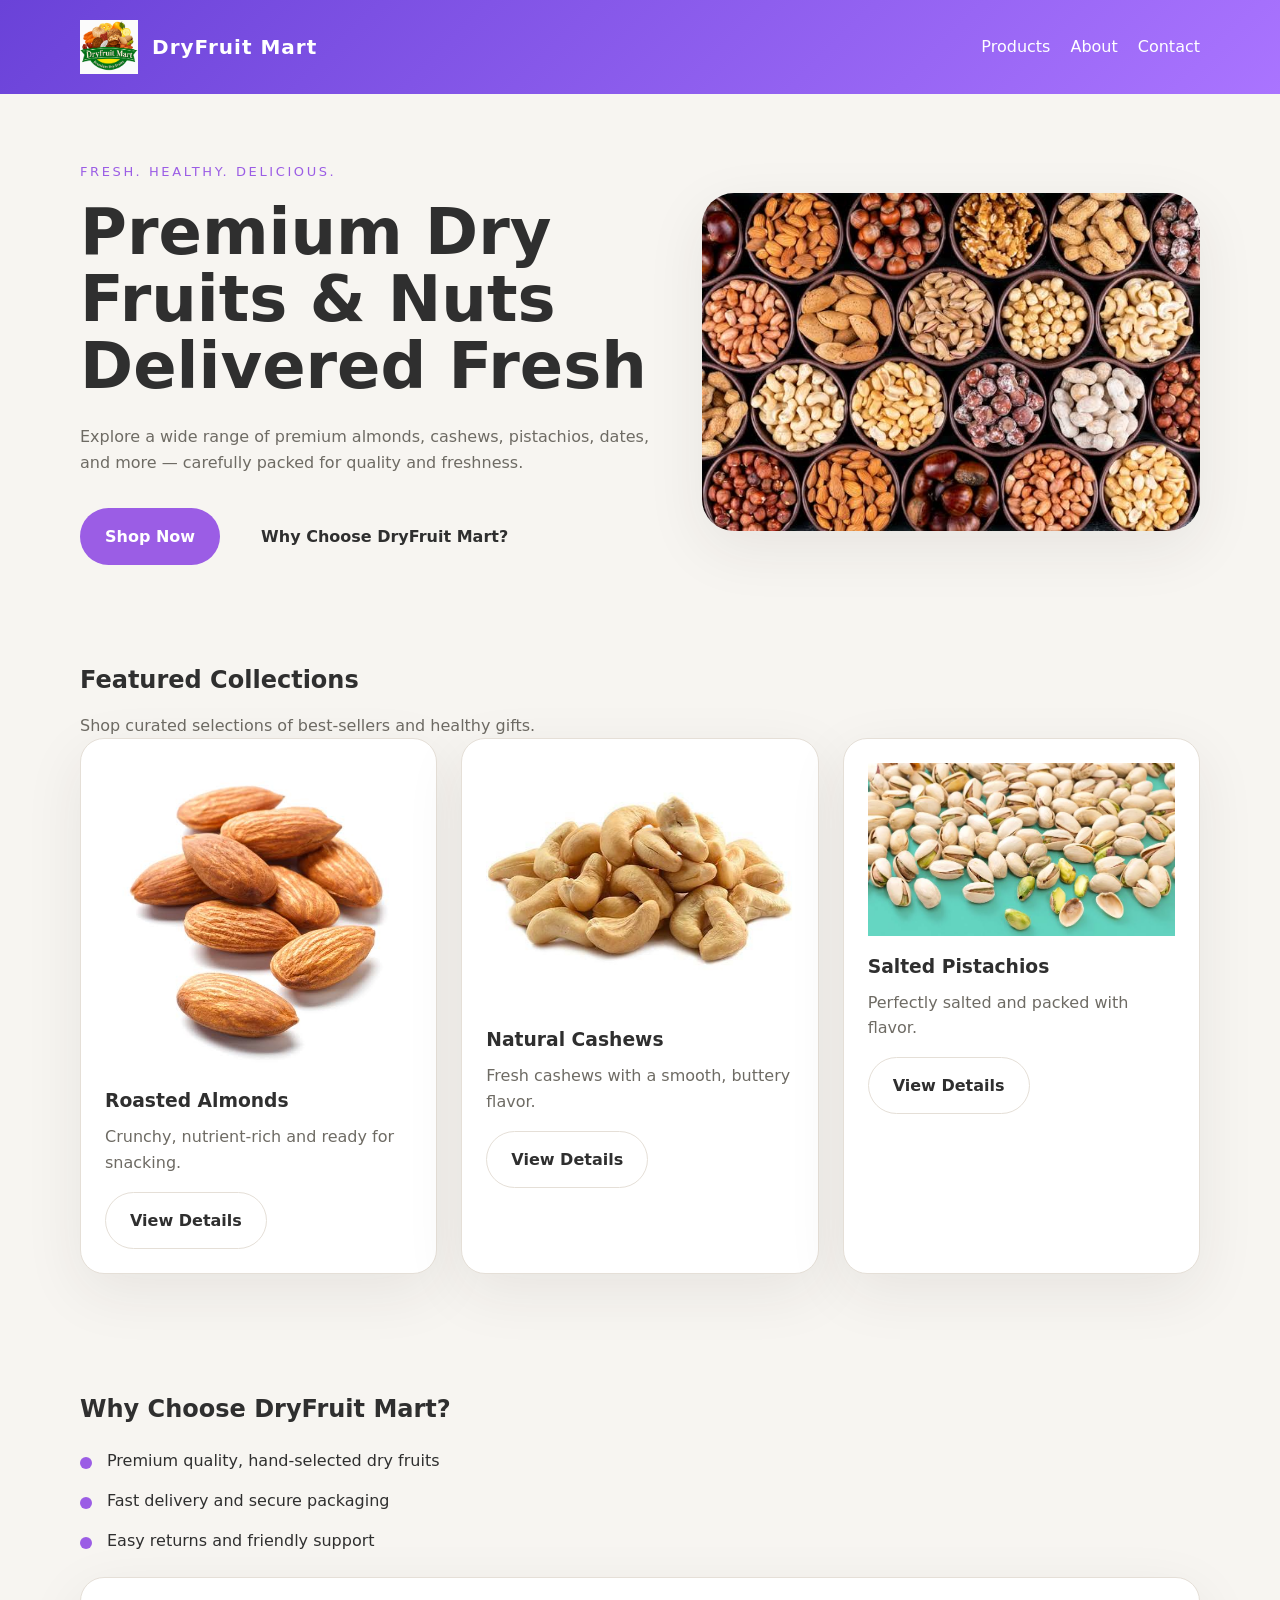
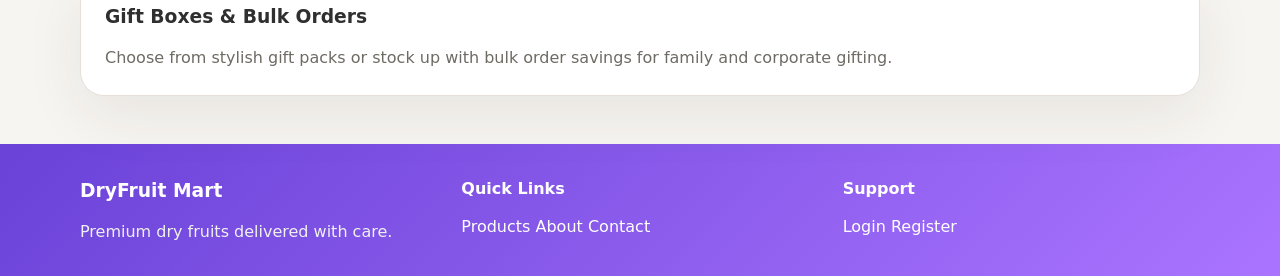
<file: index.html>
<!DOCTYPE html>
<html lang="en">
<head>
  <meta charset="UTF-8" />
  <meta name="viewport" content="width=device-width, initial-scale=1.0" />
  <title>DryFruit Mart | Premium Dry Fruits</title>
  <link rel="stylesheet" href="style.css" />
 <link rel="icon" href="favicon.png">
</head>
<body>
  <a href="style.css"></a>
  <a href="product.html"></a>
  <div class="page-shell">
    <header class="site-header">
      <div class="container header-row">
        <a class="brand" href="index.html">
          <img src="logo.png" alt="DryFruit Mart Logo" />
          DryFruit Mart
        </a>
        <nav class="nav-links">
          <a href="products.html">Products</a>
          <a href="about.html">About</a>
          <a href="contact.html">Contact</a>
        </nav>
      </div>
    </header>

    <main>
      <section class="hero">
        <div class="container hero-grid">
          <div>
            <span class="eyebrow">Fresh. Healthy. Delicious.</span>
            <h1>Premium Dry Fruits &amp; Nuts Delivered Fresh</h1>
            <p>Explore a wide range of premium almonds, cashews, pistachios, dates, and more — carefully packed for quality and freshness.</p>
            <div class="hero-actions">
              <a class="button primary" href="products.html">Shop Now</a>
              <a class="button transparent" href="about.html">Why Choose DryFruit Mart?</a>
            </div>
          </div>
          <div class="hero-image">
            <img src="dryfruits.jfif" alt="Assorted dry fruits" />
          </div>
        </div>
      </section>

      <section class="featured container">
        <div class="section-heading">
          <h2>Featured Collections</h2>
          <p>Shop curated selections of best-sellers and healthy gifts.</p>
        </div>
        <div class="product-grid">
          <article class="product-card">
            <img src="almonds.jfif" alt="Almonds" />
            <h3>Roasted Almonds</h3>
            <p>Crunchy, nutrient-rich and ready for snacking.</p>
            <a class="button secondary" href="product.html">View Details</a>
          </article>
          <article class="product-card">
            <img src="Cashews.jfif" alt="Cashews" />
            <h3>Natural Cashews</h3>
            <p>Fresh cashews with a smooth, buttery flavor.</p>
            <a class="button secondary" href="product.html">View Details</a>
          </article>
          <article class="product-card">
            <img src="Pistachios.jfif" alt="Pistachios" />
            <h3>Salted Pistachios</h3>
            <p>Perfectly salted and packed with flavor.</p>
            <a class="button secondary" href="product.html">View Details</a>
          </article>
        </div>
      </section>

      <section class="benefits container split-section">
        <div>
          <h2>Why Choose DryFruit Mart?</h2>
          <ul class="benefit-list">
            <li>Premium quality, hand-selected dry fruits</li>
            <li>Fast delivery and secure packaging</li>
            <li>Easy returns and friendly support</li>
          </ul>
        </div>
        <div class="feature-card">
          <h3>Gift Boxes &amp; Bulk Orders</h3>
          <p>Choose from stylish gift packs or stock up with bulk order savings for family and corporate gifting.</p>
        </div>
      </section>
    </main>

    <footer class="site-footer">
      <div class="container footer-grid">
        <div>
          <h3>DryFruit Mart</h3>
          <p>Premium dry fruits delivered with care.</p>
        </div>
        <div>
          <h4>Quick Links</h4>
          <a href="products.html">Products</a>
          <a href="about.html">About</a>
          <a href="contact.html">Contact</a>
        </div>
        <div>
          <h4>Support</h4>
          <a href="login.html">Login</a>
          <a href="register.html">Register</a>
        </div>
      </div>
    </footer>
  </div>
</body>
</html>
</file>
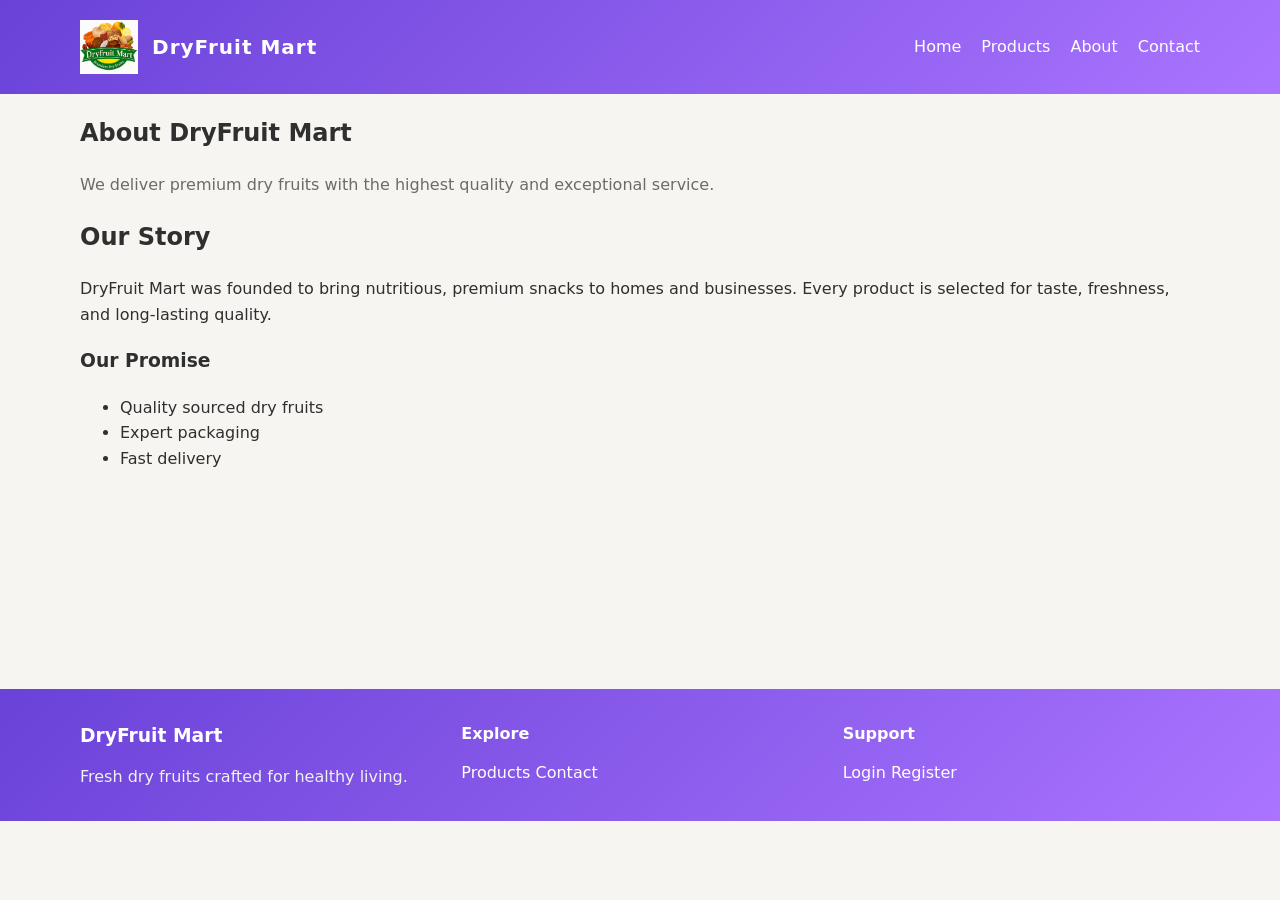
<file: about.html>
﻿<!DOCTYPE html>
<html lang="en">
<head>
  <meta charset="UTF-8" />
  <meta name="viewport" content="width=device-width, initial-scale=1.0" />
  <title>About | DryFruit Mart</title>
  <link rel="stylesheet" href="style.css" />
   <link rel="icon" href="favicon.png">

</head>
<body>
  <header class="site-header">
    <div class="container header-row">
      <a class="brand" href="index.html">
        <img src="logo.png" alt="DryFruit Mart Logo" />
        DryFruit Mart
      </a>
      <nav class="nav-links">
        <a href="index.html">Home</a>
        <a href="products.html">Products</a>
        <a href="about.html">About</a>
        <a href="contact.html">Contact</a>
      </nav>
    </div>
  </header>

  <main class="container">
    <section class="section-heading">
      <h1>About DryFruit Mart</h1>
      <p>We deliver premium dry fruits with the highest quality and exceptional service.</p>
    </section>

    <section class="card">
      <h2>Our Story</h2>
      <p>DryFruit Mart was founded to bring nutritious, premium snacks to homes and businesses. Every product is selected for taste, freshness, and long-lasting quality.</p>
      <h3>Our Promise</h3>
      <ul>
        <li>Quality sourced dry fruits</li>
        <li>Expert packaging</li>
        <li>Fast delivery</li>
      </ul>
    </section>
  </main>

  <footer style="margin-top: 17%;"  class="site-footer">
    <div class="container footer-grid">
      <div>
        <h3>DryFruit Mart</h3>
        <p>Fresh dry fruits crafted for healthy living.</p>
      </div>
      <div>
        <h4>Explore</h4>
        <a href="products.html">Products</a>
        <a href="contact.html">Contact</a>
      </div>
      <div>
        <h4>Support</h4>
        <a href="login.html">Login</a>
        <a href="register.html">Register</a>
      </div>
    </div>
  </footer>
</body>
</html>
</file>
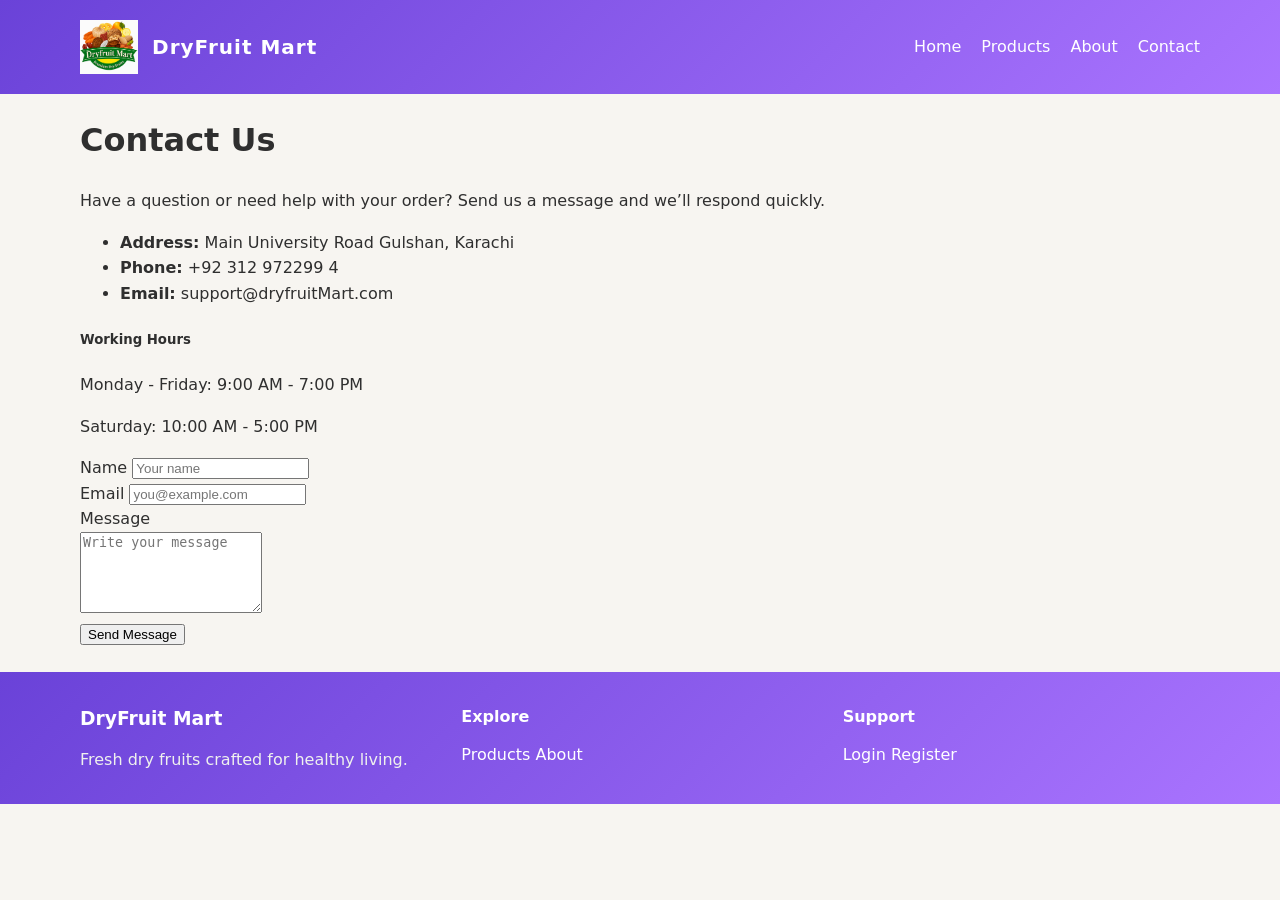
<file: contact.html>
<!DOCTYPE html>
<html lang="en">
<head>
  <meta charset="UTF-8" />
  <meta name="viewport" content="width=device-width, initial-scale=1.0" />
  <title>Contact | DryFruit Mart</title>
  <link rel="stylesheet" href="style.css" />
   <link rel="icon" href="favicon.png">

</head>
<body>
  <header class="site-header">
    <div class="container header-row">
      <a class="brand" href="index.html">
        <img src="logo.png" alt="DryFruit Mart Logo" />
        DryFruit Mart
      </a>
      <nav class="nav-links">
        <a href="index.html">Home</a>
        <a href="products.html">Products</a>
        <a href="about.html">About</a>
        <a href="contact.html">Contact</a>
      </nav>
    </div>
  </header>

 <main class="container py-5">
    <div class="row g-5">
      <div class="col-lg-6">
        <h1 class="fw-bold">Contact Us</h1>
        <p class="text-muted">Have a question or need help with your order? Send us a message and we’ll respond quickly.</p>
        <ul class="list-unstyled text-muted mb-4">
          <li><strong>Address:</strong> Main University Road Gulshan, Karachi</li>
          <li><strong>Phone:</strong> +92 312 972299 4</li>
          <li><strong>Email:</strong> support@dryfruitMart.com</li>
        </ul>
        <div class="card border-0 shadow-sm p-4 bg-white">
          <h5 class="mb-3">Working Hours</h5>
          <p class="mb-1">Monday - Friday: 9:00 AM - 7:00 PM</p>
          <p>Saturday: 10:00 AM - 5:00 PM</p>
        </div>
      </div>
      <div class="col-lg-6">
        <div class="card border-0 shadow-sm p-4 bg-white">
          <form>
            <div class="mb-3">
              <label for="name" class="form-label">Name</label>
              <input type="text" class="form-control" id="name" placeholder="Your name">
            </div>
            <div class="mb-3">
              <label for="email" class="form-label">Email</label>
              <input type="email" class="form-control" id="email" placeholder="you@example.com">
            </div>
            <div class="mb-3">
              <label for="message" class="form-label">Message</label>
              <br>
              <textarea class="form-control" id="message" rows="5" placeholder="Write your message"></textarea>
            </div>
            <button type="submit" class="btn btn-primary">Send Message</button>
            <br><br>
          </form>
        </div>
      </div>
    </div>
  </main>

  <footer class="site-footer">
    <div class="container footer-grid">
      <div>
        <h3>DryFruit Mart</h3>
        <p>Fresh dry fruits crafted for healthy living.</p>
      </div>
      <div>
        <h4>Explore</h4>
        <a href="products.html">Products</a>
        <a href="about.html">About</a>
      </div>
      <div>
        <h4>Support</h4>
        <a href="login.html">Login</a>
        <a href="register.html">Register</a>
      </div>
    </div>
  </footer>
</body>
</html>
</file>
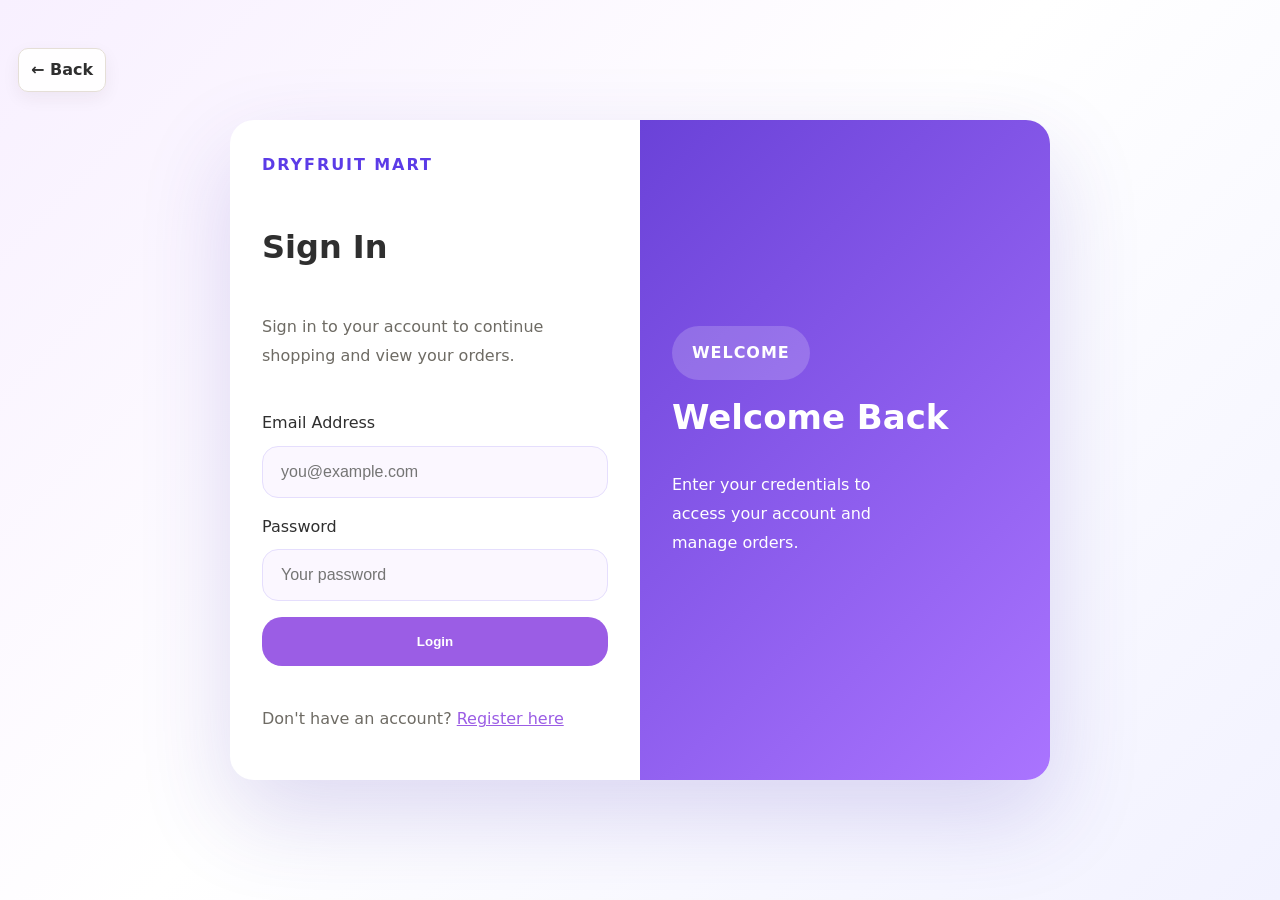
<file: login.html>
﻿<!DOCTYPE html>
<html lang="en">
<head>
  <meta charset="UTF-8" />
  <meta name="viewport" content="width=device-width, initial-scale=1.0" />
  <title>Login | DryFruit Mart</title>
  <link rel="stylesheet" href="style.css" />
 <link rel="icon" href="favicon.png">

</head>
<body>
  <a class="back-link" href="index.html" aria-label="Back to home">← Back</a>
  <div class="auth-shell">
    <div class="auth-card">
      <div class="auth-panel auth-form-panel">
        <div class="auth-logo">DryFruit Mart</div>
        <h1>Sign In</h1>
        <p class="auth-description">Sign in to your account to continue shopping and view your orders.</p>
        <form>
          <label for="email">Email Address</label>
          <input id="email" class="auth-input" type="email" placeholder="you@example.com" required />
          <label for="password">Password</label>
          <input id="password" class="auth-input" type="password" placeholder="Your password" required />
          <button class="button primary auth-submit" type="submit">Login</button>
        </form>
        <p class="auth-footnote">
          Don't have an account? <a href="register.html">Register here</a>
        </p>
      </div>
      <div class="auth-panel auth-welcome-panel">
        <div class="welcome-badge">Welcome</div>
        <h2>Welcome Back</h2>
        <p style="color: white;">Enter your credentials to access your account and manage orders.</p>
      </div>
    </div>
  </div>
</body>
</html>
</file>
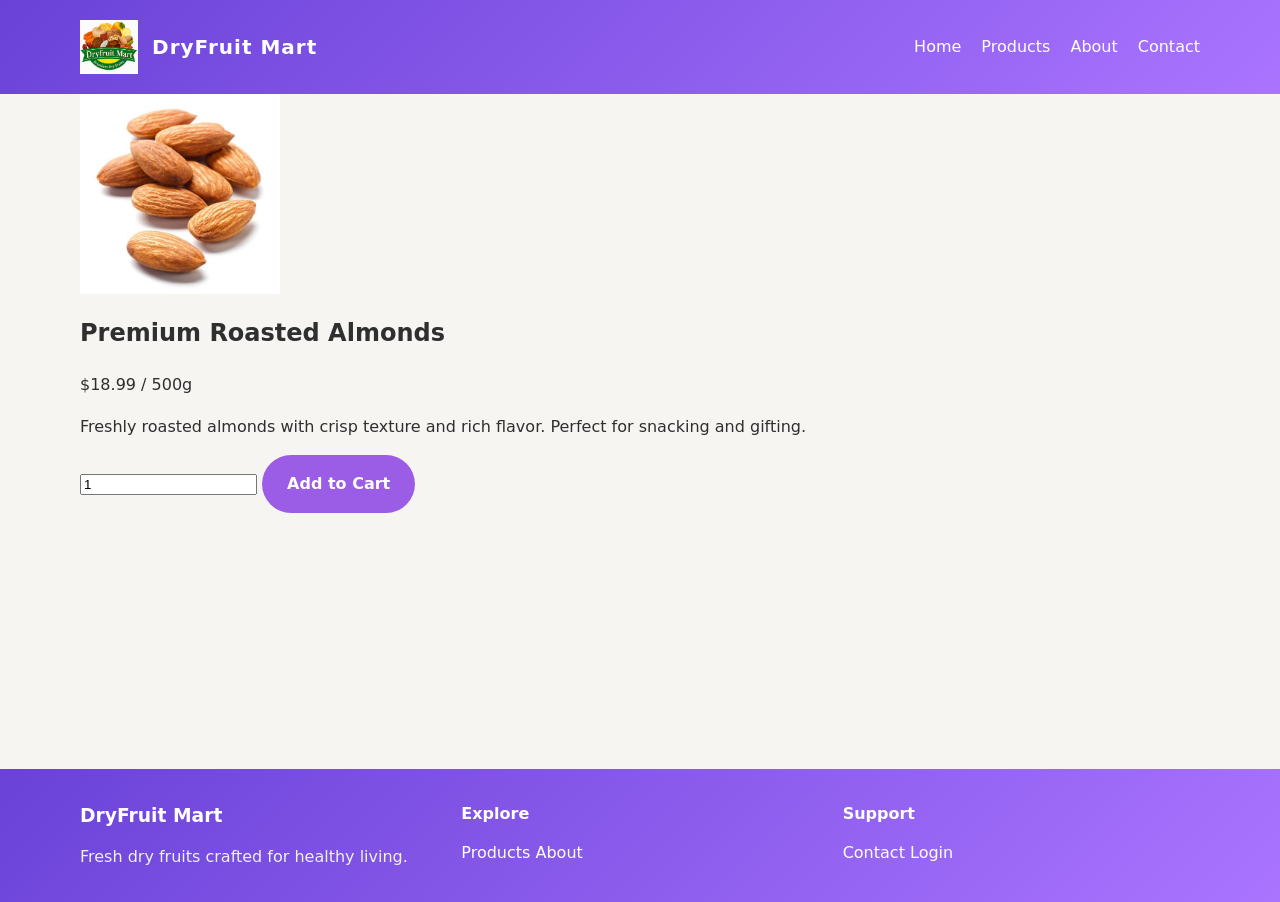
<file: product.html>
﻿<!DOCTYPE html>
<html lang="en">
<head>
  <meta charset="UTF-8" />
  <meta name="viewport" content="width=device-width, initial-scale=1.0" />
  <title>Product Detail | DryFruit Mart</title>
  <link rel="stylesheet" href="style.css" />
   <link rel="icon" href="favicon.png">

</head>
<body>
  <header class="site-header">
    <div class="container header-row">
      <a class="brand" href="index.html">
        <img src="logo.png" alt="DryFruit Mart Logo" />
        DryFruit Mart
      </a>
      <nav class="nav-links">
        <a href="index.html">Home</a>
        <a href="products.html">Products</a>
        <a href="about.html">About</a>
        <a href="contact.html">Contact</a>
      </nav>
    </div>
  </header>

  <main class="container">
    <section class="product-detail">
      <div class="product-detail-image">
        <img style="height: 200px;" src="almonds.jfif" alt="Premium Roasted Almonds" />
      </div>
      <div class="product-detail-info">
        <h1>Premium Roasted Almonds</h1>
        <p class="product-price">$18.99 / 500g</p>
        <p>Freshly roasted almonds with crisp texture and rich flavor. Perfect for snacking and gifting.</p>
        <div class="product-actions">
          <input type="number" value="1" min="1" aria-label="Quantity" />
          <a class="button primary" href="cart.html">Add to Cart</a>
        </div>
      </div>
    </section>
  </main>

  <footer style="margin-top: 20%;" class="site-footer">
    <div class="container footer-grid">
      <div>
        <h3>DryFruit Mart</h3>
        <p>Fresh dry fruits crafted for healthy living.</p>
      </div>
      <div>
        <h4>Explore</h4>
        <a href="products.html">Products</a>
        <a href="about.html">About</a>
      </div>
      <div>
        <h4>Support</h4>
        <a href="contact.html">Contact</a>
        <a href="login.html">Login</a>
      </div>
    </div>
  </footer>
</body>
</html>
</file>
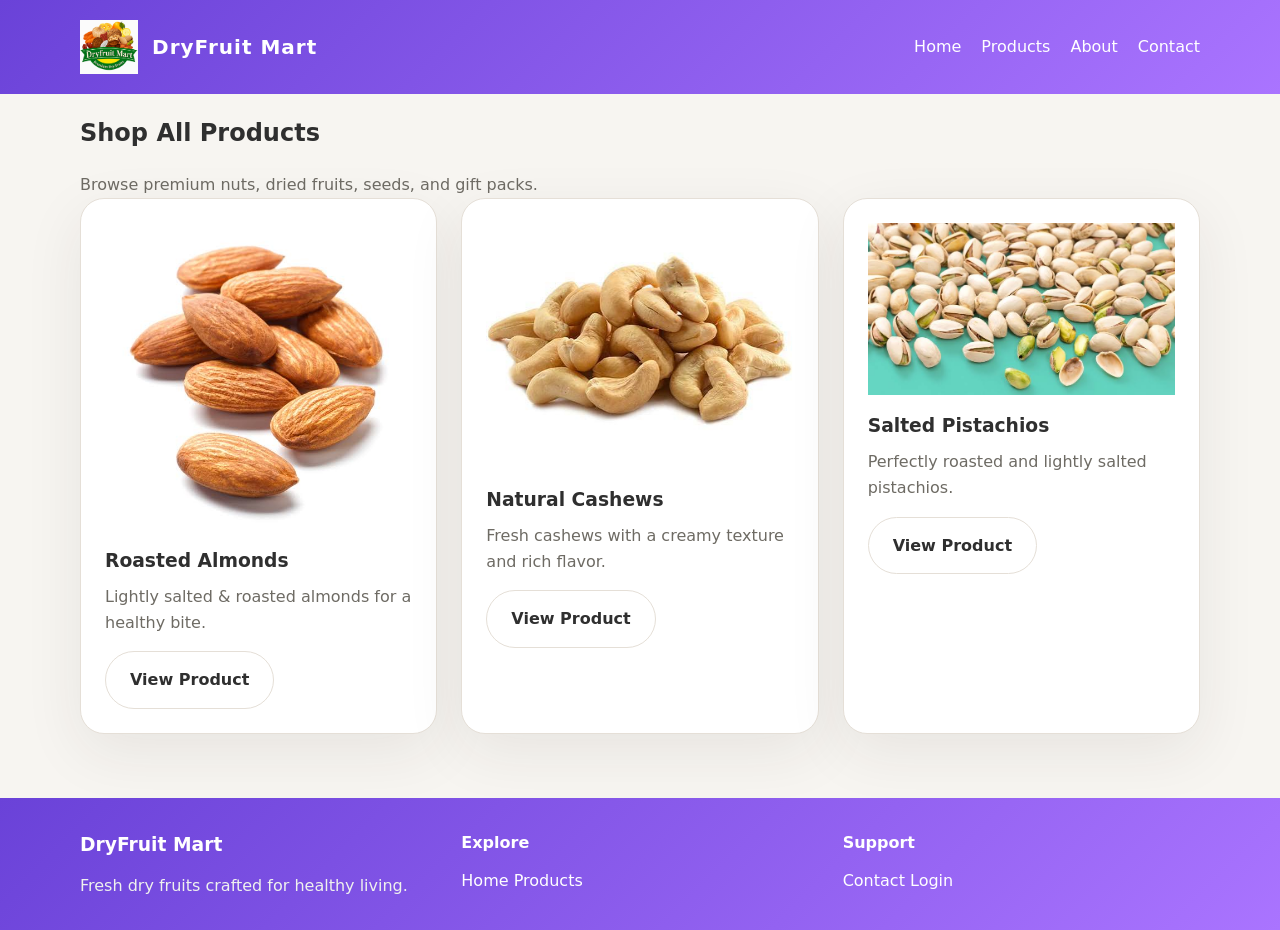
<file: products.html>
﻿<!DOCTYPE html>
<html lang="en">
<head>
  <meta charset="UTF-8" />
  <meta name="viewport" content="width=device-width, initial-scale=1.0" />
  <title>Products | DryFruit Mart</title>
  <link rel="stylesheet" href="style.css" />
   <link rel="icon" href="favicon.png">

</head>
<body>
  <header class="site-header">
    <div class="container header-row">
      <a class="brand" href="index.html">
        <img src="logo.png" alt="DryFruit Mart Logo" />
        DryFruit Mart
      </a>
      <nav class="nav-links">
        <a href="index.html">Home</a>
        <a href="products.html">Products</a>
        <a href="about.html">About</a>
        <a href="contact.html">Contact</a>
      </nav>
    </div>
  </header>

  <main class="container">
    <section class="section-heading">
      <h1>Shop All Products</h1>
      <p>Browse premium nuts, dried fruits, seeds, and gift packs.</p>
    </section>

    <section class="product-grid">
      <article class="product-card">
        <img src="almonds.jfif" alt="Roasted Almonds" />
        <h3>Roasted Almonds</h3>
        <p>Lightly salted & roasted almonds for a healthy bite.</p>
        <a class="button secondary" href="product.html">View Product</a>
      </article>
      <article class="product-card">
        <img src="Cashews.jfif" alt="Natural Cashews" />
        <h3>Natural Cashews</h3>
        <p>Fresh cashews with a creamy texture and rich flavor.</p>
        <a class="button secondary" href="product.html">View Product</a>
      </article>
      <article class="product-card">
        <img src="Pistachios.jfif" alt="Salted Pistachios" />
        <h3>Salted Pistachios</h3>
        <p>Perfectly roasted and lightly salted pistachios.</p>
        <a class="button secondary" href="product.html">View Product</a>
      </article>
      <!-- <article class="product-card">
        <img src="dates.jpg" alt="Premium Dates" />
        <h3>Premium Dates</h3>
        <p>Soft, sweet dates sourced from premium orchards.</p>
        <a class="button secondary" href="product.html">View Product</a>
      </article> -->
    </section>
  </main>

  <footer style="margin-top: 5%;"  class="site-footer">
    <div class="container footer-grid">
      <div>
        <h3>DryFruit Mart</h3>
        <p>Fresh dry fruits crafted for healthy living.</p>
      </div>
      <div>
        <h4>Explore</h4>
        <a href="index.html">Home</a>
        <a href="products.html">Products</a>
      </div>
      <div>
        <h4>Support</h4>
        <a href="contact.html">Contact</a>
        <a href="login.html">Login</a>
      </div>
    </div>
  </footer>
</body>
</html>
</file>
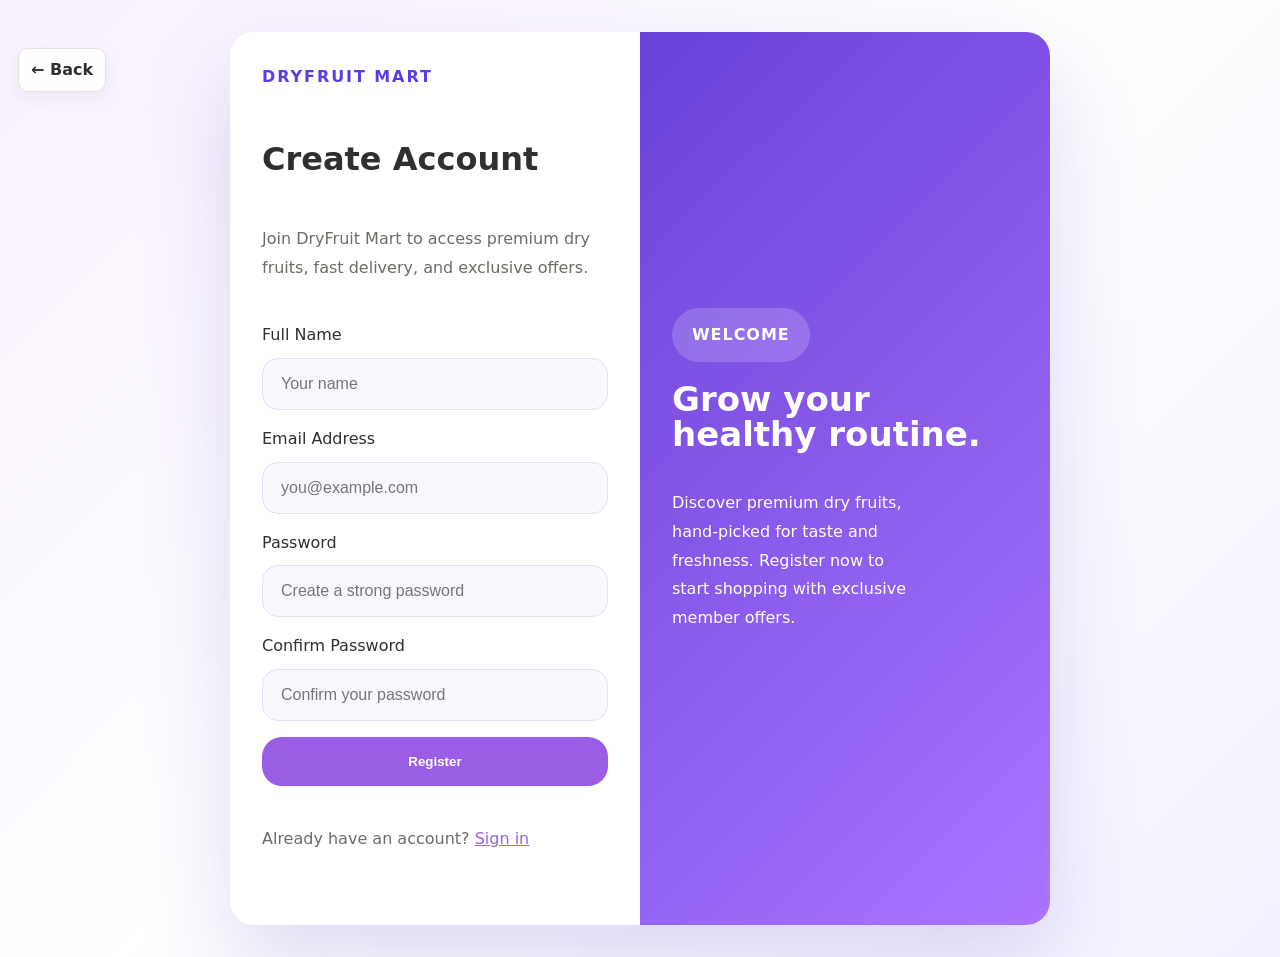
<file: register.html>
﻿<!DOCTYPE html>
<html lang="en">
<head>
  <meta charset="UTF-8" />
  <meta name="viewport" content="width=device-width, initial-scale=1.0" />
  <title>Register | DryFruit Mart</title>
  <link rel="stylesheet" href="style.css" />
   <link rel="icon" href="favicon.png">

</head>
<body>
  <a class="back-link" href="index.html" aria-label="Back to home">← Back</a>
  <div class="auth-shell">
    <div class="auth-card">
      <div class="auth-panel auth-form-panel">
        <div class="auth-logo">DryFruit Mart</div>
        <h1>Create Account</h1>
        <p class="auth-description">Join DryFruit Mart to access premium dry fruits, fast delivery, and exclusive offers.</p>
        <form>
          <label for="name">Full Name</label>
          <input id="name" class="auth-input" type="text" placeholder="Your name" required />
          <label for="email">Email Address</label>
          <input id="email" class="auth-input" type="email" placeholder="you@example.com" required />
          <label for="password">Password</label>
          <input id="password" class="auth-input" type="password" placeholder="Create a strong password" required />
          <label for="confirm-password">Confirm Password</label>
          <input id="confirm-password" class="auth-input" type="password" placeholder="Confirm your password" required />
          <button class="button primary auth-submit" type="submit">Register</button>
        </form>
        <p class="auth-footnote">
          Already have an account? <a href="login.html">Sign in</a> <br> <br>
        </p>
      </div>
      <div class="auth-panel auth-welcome-panel">
        <div class="welcome-badge">Welcome</div>
        <h2>Grow your healthy routine.</h2>
        <p style="color: white;">Discover premium dry fruits, hand-picked for taste and freshness. Register now to start shopping with exclusive member offers.</p>
      </div>
    </div>
  </div>
</body>
</html>
</file>
<file: style.css>
:root {
  --bg: #f7f5f1;
  --surface: #ffffff;
  --surface-dark: #f0ebe3;
  --text: #2f2f2f;
  --muted: #6e6b64;
  --accent: #9b5de5;
  --accent-dark: #7f3bd5;
  --border: #e5dfd7;
  --shadow: 0 18px 60px rgba(46, 42, 39, 0.08);
}

* {
  box-sizing: border-box;
}

html,
body {
  margin: 0;
  min-height: 100%;
  font-family: "Inter", system-ui, -apple-system, BlinkMacSystemFont, "Segoe UI", sans-serif;
  background: var(--bg);
  color: var(--text);
}

body {
  line-height: 1.6;
}

img {
  max-width: 100%;
  display: block;
}

a {
  color: inherit;
  text-decoration: none;
}

.container {
  width: min(1120px, calc(100% - 32px));
  margin: 0 auto;
}

.header-row,
.footer-grid,
.hero-grid,
.product-grid,
.split-section {
  display: grid;
  gap: 24px;
}

.header-row {
  grid-template-columns: auto 1fr;
  align-items: center;
  padding: 20px 0;
}

.brand {
  display: inline-flex;
  align-items: center;
  gap: 14px;
  font-weight: 700;
  font-size: 20px;
  letter-spacing: 0.05em;
  color: inherit;
}

.brand img {
  max-height: 54px;
  width: auto;
  display: block;
}

.nav-links {
  display: flex;
  gap: 20px;
  justify-content: flex-end;
  align-items: center;
}

.site-header {
  background: linear-gradient(135deg, #6a42d8 0%, #aa74ff 100%);
  color: #ffffff;
}

.site-header .brand,
.site-header .nav-links a {
  color: white;
}

.hero {
  padding: 64px 0 48px;
}

.hero-grid {
  grid-template-columns: 1.2fr 1fr;
  align-items: center;
}

.eyebrow {
  display: inline-block;
  text-transform: uppercase;
  letter-spacing: 0.2em;
  color: var(--accent);
  font-size: 13px;
  margin-bottom: 16px;
}

.hero h1 {
  margin: 0;
  font-size: clamp(42px, 5vw, 67px);
  line-height: 1.05;
}

.hero p {
  max-width: 672px;
  margin: 24px 0 32px;
  color: var(--muted);
}

.hero-actions {
  display: flex;
  flex-wrap: wrap;
  gap: 16px;
}

.button {
  display: inline-flex;
  align-items: center;
  justify-content: center;
  border: 1px solid transparent;
  padding: 15px 24px;
  border-radius: 999px;
  font-weight: 600;
  transition: transform 0.2s ease, box-shadow 0.2s ease, background-color 0.2s ease;
}

.button:hover {
  transform: translateY(-1px);
}

.button.primary {
  background: var(--accent);
  color: white;
}

.button.secondary {
  background: white;
  color: var(--text);
  border-color: var(--border);
}

.button.transparent {
  background: transparent;
  color: var(--text);
}

.hero-image {
  border-radius: 32px;
  overflow: hidden;
  background: linear-gradient(180deg, #f9f4ff 0%, #fff 100%);
  box-shadow: var(--shadow);
}

.featured,
.benefits {
  padding: 48px 0;
}

.section-heading h2,
.feature-card h3,
.site-footer h3,
.site-footer h4 {
  margin: 0 0 13px;
}

.section-heading p,
.feature-card p,
.site-footer p {
  margin: 0;
  color: var(--muted);
}

.product-grid {
  grid-template-columns: repeat(3, minmax(0, 1fr));
}

.product-card,
.feature-card {
  background: var(--surface);
  border: 1px solid var(--border);
  border-radius: 24px;
  box-shadow: var(--shadow);
  padding: 24px;
}

.product-card h3 {
  margin: 16px 0 8px;
}

.product-card p {
  margin: 0 0 16px;
  color: var(--muted);
}

.benefits .split-section {
  grid-template-columns: 1fr 1fr;
  align-items: start;
}

.benefit-list {
  list-style: none;
  padding: 0;
  margin: 20px 0 0;
  display: grid;
  gap: 14px;
}

.benefit-list li {
  position: relative;
  padding-left: 27px;
  color: var(--text);
}

.benefit-list li::before {
  content: "";
  position: absolute;
  left: 0;
  top: 9px;
  width: 12px;
  height: 12px;
  border-radius: 50%;
  background: var(--accent);
}

.site-footer {
  background: linear-gradient(135deg, #6a42d8 0%, #aa74ff 100%);
  color: #ffffff;
  padding: 32px 0;
}

.footer-grid {
  grid-template-columns: repeat(3, minmax(0, 1fr));
}

.site-footer p{
  display: block;
  margin-top: 12px;
  color: hsl(100, 10%, 94%);
}

@media (max-width: 860px) {
  .header-row,
  .hero-grid,
  .footer-grid,
  .product-grid,
  .split-section {
    grid-template-columns: 1fr;
  }

  .hero {
    padding-top: 40px;
  }
}

@media (max-width: 520px) {
  .nav-links {
    flex-wrap: wrap;
    justify-content: center;
  }

  .hero p,
  .section-heading p {
    max-width: 100%;
  }
}

.auth-shell {
  min-height: 100vh;
  display: flex;
  align-items: center;
  justify-content: center;
  padding: 32px;
  background: linear-gradient(135deg, #f8f0ff 0%, #ffffff 48%, #f2f2ff 100%);
}

.back-link {
  position: absolute;
  top: 48px;
  left: 18px;
  z-index: 20;
  display: inline-block;
  color: var(--text);
  background: rgba(255,255,255,0.95);
  padding: 8px 12px;
  border-radius: 10px;
  text-decoration: none;
  border: 1px solid var(--border);
  font-weight: 600;
  box-shadow: 0 6px 18px rgba(46, 42, 39, 0.06);
}

@media (max-width: 520px) {
  .back-link {
    top: 18px;
    left: 12px;
    padding: 6px 10px;
    font-size: 0.95rem;
  }
}


.auth-card {
  display: grid;
  grid-template-columns: 1fr 1fr;
  width: min(820px, 100%);
  border-radius: 24px;
  overflow: hidden;
  box-shadow: 0 36px 90px rgba(74, 52, 183, 0.18);
  background: white;
}

.auth-panel {
  padding: 32px;
  display: flex;
  flex-direction: column;
  justify-content: center;
}

.auth-form-panel {
  gap: 24px;
  max-width: 420px;
}

.auth-logo {
  font-weight: 700;
  letter-spacing: 0.12em;
  text-transform: uppercase;
  color: #5b3be7;
  margin-bottom: 20px;
}

.auth-form-panel h1 {
  margin: 0;
  font-size: 32px;
}

.auth-description,
.auth-welcome-panel p {
  color: var(--muted);
  line-height: 1.8;
}

.auth-input {
  width: 100%;
  padding: 16px 18px;
  margin: 10px 0 16px;
  border-radius: 16px;
  border: 1px solid #e5defd;
  background: #fbf7ff;
  color: var(--text);
  font-size: 16px;
}

.auth-input:focus {
  outline: none;
  border-color: #9b5de5;
  box-shadow: 0 0 0 3px rgba(155, 93, 229, 0.12);
}

.auth-submit {
  width: 100%;
  border-radius: 20px;
  padding: 16px;
}

.auth-footnote {
  color: var(--muted);
  margin-top: 16px;
}

.auth-footnote a {
  color: var(--accent);
  text-decoration: underline;
}

.auth-welcome-panel {
  background: linear-gradient(135deg, #6a42d8 0%, #aa74ff 100%);
  color: white;
  justify-content: center;
  gap: 20px;
  padding: 32px;
}

.welcome-badge {
  display: inline-flex;
  align-items: center;
  justify-content: center;
  width: max-content;
  padding: 14px 20px;
  border-radius: 999px;
  background: rgba(255, 255, 255, 0.18);
  font-weight: 700;
  letter-spacing: 0.06em;
  text-transform: uppercase;
}

.auth-welcome-panel h2 {
  margin: 0;
  font-size: 34px;
  line-height: 1.05;
}

.auth-welcome-panel p {
  max-width: 240px;
}

@media (max-width: 860px) {
  .auth-card {
    grid-template-columns: 1fr;
  }
}

@media (max-width: 520px) {
  .auth-card {
    border-radius: 1.25rem;
  }

  .auth-panel {
    padding: 2rem;
  }
}
</file>
